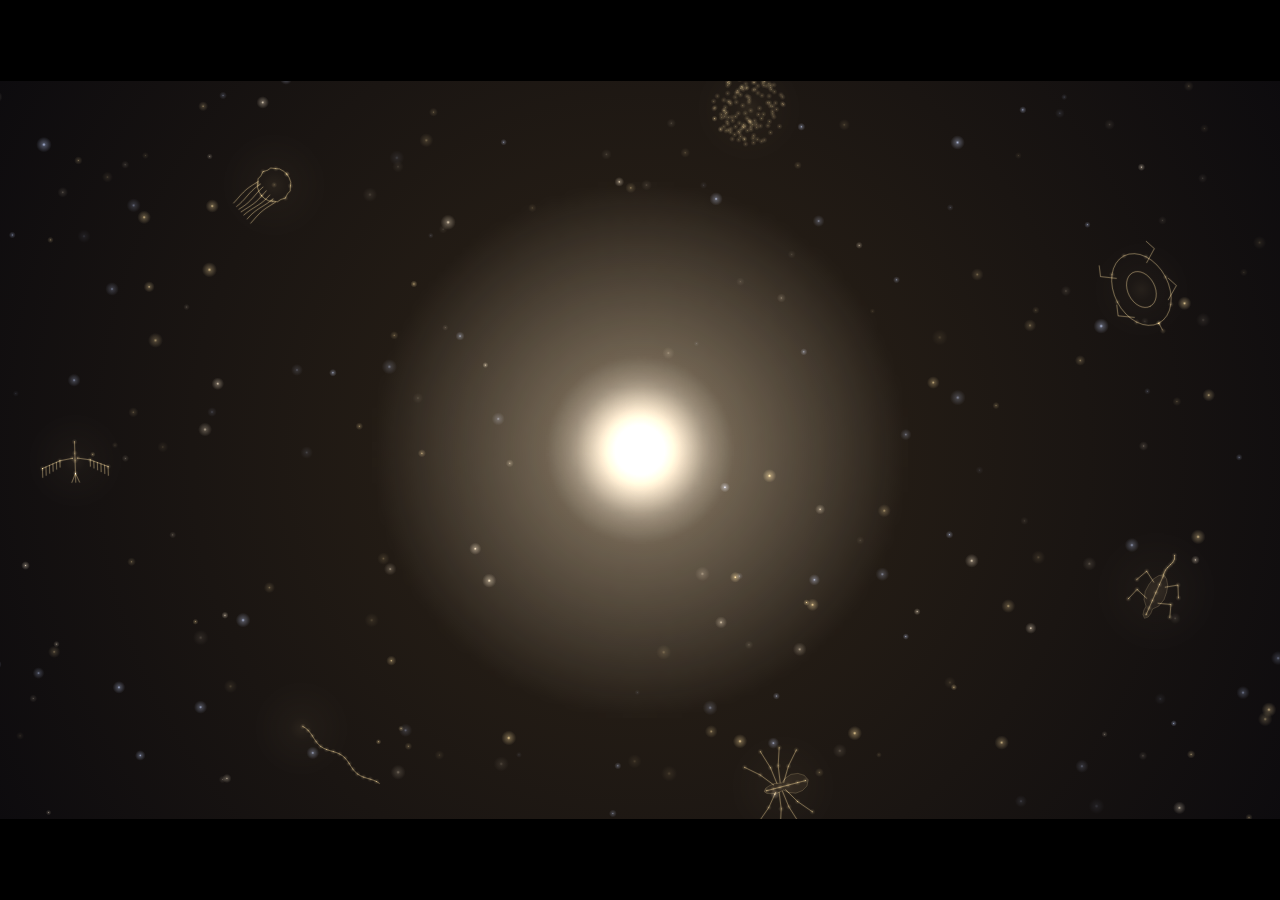
<file: index.html>
<!DOCTYPE html>
<html lang="fr">
<head>
  <meta charset="UTF-8">
  <meta name="viewport" content="width=device-width, initial-scale=1, viewport-fit=cover, user-scalable=no">
  <meta name="theme-color" content="#000000">
  <title>Le Vide</title>
  <link rel="stylesheet" href="style.css">
</head>
<body class="launching">
  <canvas id="view"></canvas>
  <div id="vignette" aria-hidden="true"></div>

  <div id="intro" class="hidden" aria-hidden="true">
    <div class="title">le vide</div>
    <div class="hint">
      <span class="for-mouse">maintiens le clic pour te déplacer</span>
      <span class="for-touch">maintiens le doigt pour te déplacer</span>
    </div>
  </div>

  <div id="hud" class="hidden">
    <div id="light"><span class="glyph">✦</span><span id="light-amount">0</span></div>
    <div id="light-rate"><span id="rate-amount">0,0</span> / s<span id="place"></span></div>
    <div id="echoes" class="hidden"><span class="glyph">◆</span><span id="echo-amount">0</span></div>
    <div id="memories" class="hidden"><span class="glyph">✧</span><span id="memory-amount">0</span></div>
    <div id="war" class="hidden"></div>
  </div>

  <div id="boss" class="hidden" aria-live="polite">
    <div class="boss-name" id="boss-name"></div>
    <div class="boss-seals" id="boss-seals"></div>
    <div class="boss-stagger"><span id="boss-stagger"></span></div>
  </div>

  <div id="orders" class="hidden" role="group" aria-label="Ordres de l’armée">
    <span class="orders-label">armée</span>
    <button type="button" data-posture="garde" title="Garder le territoire (G)">garder</button>
    <button type="button" data-posture="escorte" title="Escorter ta lumière (E)">escorter</button>
    <button type="button" data-posture="chasse" title="Chasser les ombres au loin (C)">chasser</button>
    <button type="button" data-posture="siege" class="hidden" title="Assiéger la base d’ombre ou le colosse le plus proche (B)">assiéger</button>
  </div>

  <button id="pulse-btn" class="hidden" type="button" aria-label="Pulsation (Espace)">
    <svg viewBox="0 0 64 64" aria-hidden="true">
      <circle class="track" cx="32" cy="32" r="29"></circle>
      <circle class="ring" id="pulse-ring" cx="32" cy="32" r="29"></circle>
    </svg>
    <span class="core"></span>
    <span class="key">espace</span>
  </button>

  <!-- Capacités de la lumière : un bouton chacune, au-dessus de la pulsation, dès qu'elle est acquise. -->
  <div id="abilities">
    <button type="button" class="ability hidden" data-ability="dash" title="Ruée (Maj)" aria-label="Ruée (Maj)">»</button>
    <button type="button" class="ability hidden" data-ability="beacon" title="Fanal (F)" aria-label="Fanal (F)">✧</button>
    <button type="button" class="ability hidden" data-ability="recall" title="Retour (R)" aria-label="Retour (R)">⌂</button>
  </div>

  <aside id="shop" class="hidden" aria-label="Achats">
    <nav id="shop-tabs"></nav>
    <!-- Dans un village : sa fiche (type, sous-faction à changer d'un geste, ce qui le limite). -->
    <section id="fiche" class="sheet" hidden>
      <div class="sheet-title" id="fiche-name"></div>
      <div class="chips" id="fiche-factions"></div>
      <div class="sheet-info" id="fiche-info"></div>
    </section>
    <!-- Hors des villages : une fondation se compose (type, sous-faction), puis se paie. -->
    <section id="composer" class="sheet" hidden>
      <div class="sheet-title">Fonder un village</div>
      <div class="chips" id="compose-types"></div>
      <div class="chips" id="compose-factions"></div>
      <div class="sheet-info" id="compose-info"></div>
      <button type="button" class="item" id="compose-go"><span class="name">Fonder</span><span class="label" id="compose-cost"></span><span class="effect" id="compose-effect"></span></button>
    </section>
    <ol id="shop-list"></ol>
  </aside>

  <div id="toast" aria-live="polite"></div>

  <div id="zone-banner" aria-live="polite">
    <div class="zone-name" id="zone-name"></div>
    <div class="zone-desc" id="zone-desc"></div>
  </div>

  <div id="map" class="overlay" hidden>
    <div class="map-card" role="dialog" aria-label="Carte">
      <div class="map-view">
        <canvas id="map-canvas"></canvas>
        <div id="map-actions" class="map-actions" hidden>
          <div class="map-actions-head"><span id="exp-target"></span><button id="exp-close" type="button" aria-label="Fermer">×</button></div>
          <div class="map-actions-row" id="map-orders" hidden></div>
          <div class="map-actions-row">
            <button id="exp-scouts" type="button">éclaireurs</button>
            <button id="exp-scholars" type="button" hidden>érudits</button>
            <label class="exp-escort"><input id="exp-escort" type="checkbox"> escorte</label>
          </div>
          <div class="map-actions-row" id="exp-colons"></div>
          <div class="map-actions-row" id="exp-sappers"></div>
          <div id="exp-status" class="exp-status"></div>
        </div>
      </div>
      <div id="map-legend" class="map-legend"></div>
      <div class="menu-actions">
        <span class="version">vue stratégique · M, ou zoomer, pour revenir</span>
        <button id="map-close" type="button">fermer</button>
      </div>
    </div>
  </div>

  <button id="map-btn" class="hidden" type="button" aria-label="Carte (M)" title="Carte (M)"><span></span></button>

  <div id="away" class="overlay" hidden>
    <div class="menu-card" role="dialog" aria-label="Pendant ton absence">
      <h2>Pendant ton absence</h2>
      <p class="version" id="away-duration"></p>
      <ul id="away-lines" class="away-lines"></ul>
      <div class="menu-actions">
        <span></span>
        <button id="away-close" type="button">reprendre</button>
      </div>
    </div>
  </div>

  <button id="menu-btn" type="button" aria-label="Menu" aria-expanded="false"><span></span></button>

  <div id="menu" hidden>
    <div class="menu-card" role="dialog" aria-label="Menu">
      <h1>Le Vide</h1>
      <p class="version">version <span id="version"></span></p>

      <dl class="controls">
        <dt>se déplacer</dt><dd>maintenir le clic ou le doigt · ZQSD, WASD ou flèches</dd>
        <dt>pulsation</dt><dd>Espace ou le bouton rond</dd>
        <dt>acheter</dt><dd>clic ou touches 1 à 9 · Tab : onglet suivant</dd>
        <dt>armée</dt><dd>G garder · E escorter · C chasser · B assiéger</dd>
        <dt>carte</dt><dd>M</dd>
        <dt>zoom</dt><dd>molette, deux doigts, + / −</dd>
        <dt>capacités</dt><dd>Maj ruée · F fanal · R retour</dd>
        <dt>expéditions</dt><dd>toucher un point de la carte (le repaire d’un colosse : des érudits pour l’étudier)</dd>
        <dt>tableaux</dt><dd>un toucher, Échap ou Espace pour passer</dd>
        <dt>menu</dt><dd>Échap</dd>
      </dl>

      <div class="sound-row">
        <button id="sound-toggle" type="button">son : activé</button>
        <input id="sound-volume" type="range" min="0" max="1" step="0.05" aria-label="Volume">
      </div>
      <div class="sound-row">
        <button id="shake-toggle" type="button">secousses, éclairs : normaux</button>
        <button id="cinema-toggle" type="button">tableaux : joués</button>
      </div>

      <details class="journal transfer">
        <summary>sauvegarde · exporter, importer</summary>
        <textarea id="transfer-code" rows="3" spellcheck="false" autocomplete="off"
          placeholder="colle ici un code de sauvegarde"></textarea>
        <div class="transfer-row">
          <button id="export-btn" type="button">exporter</button>
          <button id="import-btn" type="button">importer</button>
          <span id="transfer-status" aria-live="polite"></span>
        </div>
      </details>

      <details class="journal">
        <summary id="journal-title">journal</summary>
        <ol id="journal-list"></ol>
      </details>

      <details class="journal" id="tableaux" hidden>
        <summary id="tableaux-title">tableaux</summary>
        <div id="tableaux-list" class="tableaux-list"></div>
      </details>

      <p id="menu-stats" class="menu-stats"></p>
      <p id="save-status" class="save-status"></p>

      <div class="menu-actions">
        <button id="menu-reset" type="button" class="danger">recommencer</button>
        <button id="menu-close" type="button">reprendre</button>
      </div>
    </div>
  </div>

  <!-- Logique pure (testée par tests/run.js) -->
  <!-- Tableaux (cinématiques) : par-dessus tout, le temps qu'ils jouent. -->
  <canvas id="cinema" hidden></canvas>

  <script src="src/core/vide.js"></script>
  <script src="src/core/util.js"></script>
  <script src="src/core/config.js"></script>
  <script src="src/core/state.js"></script>
  <script src="src/core/wallet.js"></script>
  <script src="src/core/catalog.js"></script>
  <script src="src/core/upgrades.js"></script>
  <script src="src/core/stats.js"></script>
  <script src="src/core/economy.js"></script>
  <script src="src/core/territory.js"></script>
  <script src="src/core/villages.js"></script>
  <script src="src/core/factions.js"></script>
  <script src="src/core/zones.js"></script>
  <script src="src/core/buildings.js"></script>
  <script src="src/core/ouvrages.js"></script>
  <script src="src/core/structures.js"></script>
  <script src="src/core/plan.js"></script>
  <script src="src/core/walls.js"></script>
  <script src="src/core/field.js"></script>
  <script src="src/core/garden.js"></script>
  <script src="src/core/species.js"></script>
  <script src="src/core/grid.js"></script>
  <script src="src/core/colony.js"></script>
  <script src="src/core/governors.js"></script>
  <script src="src/core/steward.js"></script>
  <script src="src/core/roads.js"></script>
  <script src="src/core/trade.js"></script>
  <script src="src/core/cities.js"></script>
  <script src="src/core/expeditions.js"></script>
  <script src="src/core/abilities.js"></script>
  <script src="src/core/nests.js"></script>
  <script src="src/core/war.js"></script>
  <script src="src/core/fronts.js"></script>
  <script src="src/core/engines.js"></script>
  <script src="src/core/shadows.js"></script>
  <script src="src/core/combat.js"></script>
  <script src="src/core/creatures.js"></script>
  <script src="src/core/colossi.js"></script>
  <script src="src/core/colossus.js"></script>
  <script src="src/core/beasts.js"></script>
  <script src="src/core/allies.js"></script>
  <script src="src/core/corruption.js"></script>
  <script src="src/core/absence.js"></script>
  <script src="src/core/lore.js"></script>
  <script src="src/core/renaissance.js"></script>
  <script src="src/core/sim.js"></script>
  <script src="src/core/offline.js"></script>
  <script src="src/core/save.js"></script>

  <!-- Navigateur : affichage, contrôles, interface -->
  <script src="src/app/settings.js"></script>
  <script src="src/app/render.js"></script>
  <script src="src/app/draw-territory.js"></script>
  <script src="src/app/draw-roads.js"></script>
  <script src="src/app/draw-colony.js"></script>
  <script src="src/app/draw-structures.js"></script>
  <script src="src/app/draw-walls.js"></script>
  <script src="src/app/draw-creatures.js"></script>
  <script src="src/app/draw-combat.js"></script>
  <script src="src/app/draw-colossus.js"></script>
  <script src="src/app/draw-beasts.js"></script>
  <script src="src/app/draw-abilities.js"></script>
  <script src="src/app/draw-nests.js"></script>
  <script src="src/app/draw-engines.js"></script>
  <script src="src/app/input.js"></script>
  <script src="src/app/ui.js"></script>
  <script src="src/app/storage.js"></script>
  <script src="src/app/menu.js"></script>
  <script src="src/app/away.js"></script>
  <script src="src/app/map.js"></script>
  <script src="src/app/audio.js"></script>
  <script src="src/app/intro.js"></script>
  <script src="src/app/scenes.js"></script>
  <script src="src/app/cinema.js"></script>
  <script src="src/app/main.js"></script>
</body>
</html>
</file>
<file: style.css>
:root {
  --bg: #000;
  --text: rgba(255, 255, 255, 0.82);
  --dim: rgba(255, 255, 255, 0.45);
  --faint: rgba(255, 255, 255, 0.12);
  --light: #e8f4ff;
  --rare: #ffd98a;
}

* { box-sizing: border-box; }

html, body {
  margin: 0;
  height: 100%;
  overflow: hidden;
  background: var(--bg);
  color: var(--text);
  font-family: system-ui, -apple-system, "Segoe UI", sans-serif;
  font-weight: 300;
  letter-spacing: 0.04em;
  user-select: none;
  -webkit-user-select: none;
  -webkit-tap-highlight-color: transparent;
}

.hidden {
  opacity: 0 !important;
  pointer-events: none !important;
}

[hidden] { display: none !important; }

button { font: inherit; letter-spacing: inherit; }

/* --- Ambiance --- */

#vignette {
  position: fixed;
  inset: 0;
  pointer-events: none;
  background: radial-gradient(ellipse at center, transparent 55%, rgba(0, 0, 0, 0.55) 100%);
}

#cinema {
  position: fixed;
  inset: 0;
  width: 100%;
  height: 100%;
  z-index: 1000;
  background: #000;
  cursor: pointer;
  touch-action: none;
}

.tableaux-list {
  display: flex;
  flex-wrap: wrap;
  gap: 6px;
  margin-top: 8px;
}

#intro {
  position: fixed;
  inset: 0;
  text-align: center;
  pointer-events: none;
  transition: opacity 2.5s ease;
}

#intro .title {
  position: absolute;
  left: 0;
  right: 0;
  top: 22%;
  font-size: clamp(1.8rem, 6vw, 3rem);
  font-weight: 200;
  letter-spacing: 0.6em;
  margin-right: -0.6em; /* compense l'espacement après la dernière lettre pour bien centrer */
  color: var(--light);
  opacity: 0.75;
  animation: intro-title 5s ease both;
}

#intro .hint {
  position: absolute;
  left: 0;
  right: 0;
  bottom: 24%;
  font-size: 0.85rem;
  color: var(--dim);
  animation: intro-hint 6s ease both;
}

#intro.returning .hint { display: none; }

/* Pendant l'éveil (animation de lancement), seule la scène compte. */
body.launching > :not(#view):not(#vignette):not(#cinema) {
  opacity: 0 !important;
  pointer-events: none !important;
}
body.launching #intro .title,
body.launching #intro .hint { animation: none; }

/* Pendant une dispersion, l'interface s'efface ; seul le message reste, dans le noir. */
body.dispersing > :not(#view):not(#vignette):not(#toast):not(#cinema) {
  opacity: 0 !important;
  pointer-events: none !important;
  transition: opacity 0.5s ease !important;
}

#intro .for-touch { display: none; }

@media (hover: none) {
  #intro .for-mouse { display: none; }
  #intro .for-touch { display: inline; }
}

@keyframes intro-title {
  from { opacity: 0; letter-spacing: 0.9em; }
  to { opacity: 0.75; }
}

@keyframes intro-hint {
  0%, 45% { opacity: 0; }
  100% { opacity: 1; }
}

/* --- Compteur de lumière --- */

#hud {
  position: fixed;
  top: max(18px, env(safe-area-inset-top));
  left: max(22px, env(safe-area-inset-left));
  pointer-events: none;
  transition: opacity 2.5s ease;
}

#light {
  font-size: 1.7rem;
  color: var(--light);
  text-shadow: 0 0 18px rgba(214, 234, 255, 0.45);
  font-variant-numeric: tabular-nums;
}

#light .glyph {
  font-size: 0.75em;
  margin-right: 0.45em;
  opacity: 0.6;
}

#light-rate {
  margin-top: 2px;
  font-size: 0.8rem;
  color: var(--dim);
  font-variant-numeric: tabular-nums;
}

/* Le village où l'on se trouve, et ses ressources. */
#place:not(:empty)::before { content: ' · '; }
#place .res { margin-left: 0.6em; }

#echoes {
  margin-top: 6px;
  font-size: 1rem;
  color: #c9b4ff;
  text-shadow: 0 0 14px rgba(150, 100, 255, 0.5);
  font-variant-numeric: tabular-nums;
  transition: opacity 2s ease;
}

#memories {
  margin-top: 4px;
  font-size: 1rem;
  color: #ffe2a6;
  text-shadow: 0 0 14px rgba(255, 210, 140, 0.5);
  font-variant-numeric: tabular-nums;
  transition: opacity 2s ease;
}

/* La guerre, une fois ouverte : un mot, discret. */
#war {
  margin-top: 6px;
  font-size: 0.75rem;
  letter-spacing: 0.08em;
  color: #a98be0;
  text-shadow: 0 0 12px rgba(130, 80, 230, 0.5);
  transition: opacity 2s ease;
}

#memories .glyph,
#echoes .glyph {
  font-size: 0.75em;
  margin-right: 0.5em;
  opacity: 0.7;
}

/* --- Combat contre un colosse --- */

#boss {
  position: fixed;
  top: max(16px, env(safe-area-inset-top));
  left: 50%;
  transform: translateX(-50%);
  width: min(320px, calc(100% - 200px));
  text-align: center;
  pointer-events: none;
  transition: opacity 1.5s ease;
}

.boss-name {
  font-size: 0.95rem;
  letter-spacing: 0.35em;
  margin-right: -0.35em;
  color: #ffe2a6;
  text-shadow: 0 0 14px rgba(255, 210, 140, 0.5);
}

.boss-seals {
  margin-top: 4px;
  font-size: 0.8rem;
  letter-spacing: 0.4em;
  color: #ffe2a6;
}

.boss-seals .broken { opacity: 0.25; }
.boss-seals .active { text-shadow: 0 0 8px #ffd98a; }
.boss-seals .veiled { opacity: 0.45; color: #a9b0cf; }

/* Jauge : quand elle est pleine, le colosse plie le genou. */
.boss-stagger {
  height: 2px;
  margin-top: 6px;
  background: rgba(255, 255, 255, 0.1);
  border-radius: 2px;
  overflow: hidden;
}

.boss-stagger span {
  display: block;
  height: 100%;
  width: 0;
  background: #ffe2a6;
  transition: width 0.2s;
}

/* --- Ordres de l'armée --- */

#orders {
  position: fixed;
  top: calc(max(18px, env(safe-area-inset-top)) + 124px);
  left: max(22px, env(safe-area-inset-left));
  display: flex;
  align-items: center;
  gap: 2px;
  font-size: 0.75rem;
  transition: opacity 2s ease;
}

.orders-label {
  margin-right: 6px;
  color: var(--dim);
}

#orders button {
  padding: 3px 8px;
  border: 1px solid transparent;
  border-radius: 999px;
  background: none;
  color: var(--dim);
  cursor: pointer;
}

#orders button:hover { color: var(--text); }
#orders button.active { color: var(--text); border-color: rgba(255, 240, 200, 0.4); }

/* --- Pulsation --- */

#pulse-btn {
  position: fixed;
  left: max(22px, env(safe-area-inset-left));
  bottom: max(22px, env(safe-area-inset-bottom));
  width: 64px;
  height: 64px;
  padding: 0;
  border: 0;
  border-radius: 50%;
  background: rgba(0, 0, 0, 0.5);
  color: var(--dim);
  cursor: pointer;
  transition: opacity 2.5s ease;
}

/* Capacités : de petits boutons ronds, en colonne au-dessus de la pulsation ; la recharge remplit le cercle. */
#abilities {
  position: fixed;
  left: calc(max(22px, env(safe-area-inset-left)) + 11px);
  bottom: calc(max(22px, env(safe-area-inset-bottom)) + 74px);
  display: flex;
  flex-direction: column-reverse;
  gap: 8px;
}

.ability {
  --ready: 1;
  width: 42px;
  height: 42px;
  padding: 0;
  border: 1px solid var(--faint);
  border-radius: 50%;
  background:
    conic-gradient(rgba(214, 234, 255, 0.16) calc(var(--ready) * 360deg), transparent 0),
    rgba(0, 0, 0, 0.5);
  color: var(--dim);
  font-size: 1rem;
  cursor: pointer;
  transition: opacity 1.5s ease, color 0.3s;
}

.ability.hidden,
#orders button.hidden { display: none; }
.ability.ready { color: var(--light); border-color: rgba(214, 234, 255, 0.4); }

#pulse-btn svg {
  position: absolute;
  inset: 0;
  transform: rotate(-90deg);
}

#pulse-btn circle {
  fill: none;
  stroke-width: 1.5;
}

#pulse-btn .track { stroke: var(--faint); }

#pulse-btn .ring {
  stroke: rgba(214, 234, 255, 0.5);
  stroke-dasharray: 182.21;
  stroke-linecap: round;
}

#pulse-btn .core {
  position: absolute;
  inset: 24px;
  border-radius: 50%;
  border: 1px solid rgba(255, 255, 255, 0.2);
  transition: background 0.4s, box-shadow 0.4s, border-color 0.4s;
}

#pulse-btn.ready .ring { stroke: rgba(214, 234, 255, 0.9); }

#pulse-btn.ready .core {
  background: rgba(214, 234, 255, 0.85);
  border-color: transparent;
  box-shadow: 0 0 18px rgba(214, 234, 255, 0.7);
  animation: ready 2.4s ease-in-out infinite;
}

#pulse-btn .key {
  position: absolute;
  top: 100%;
  left: 50%;
  transform: translateX(-50%);
  margin-top: 4px;
  font-size: 0.68rem;
  opacity: 0.35;
}

@keyframes ready {
  50% { box-shadow: 0 0 28px rgba(214, 234, 255, 0.95); }
}

@media (hover: none) {
  #pulse-btn .key { display: none; }
}

/* --- Boutique (améliorations, foyer, êtres…) --- */

#shop {
  position: fixed;
  top: 50%;
  right: max(18px, env(safe-area-inset-right));
  transform: translateY(-50%);
  width: 260px;
  max-height: calc(100% - 140px);
  display: flex;
  flex-direction: column;
  transition: opacity 2.5s ease;
}

#shop-tabs {
  display: flex;
  flex-wrap: wrap;
  gap: 2px;
  margin-bottom: 10px;
}

.tab {
  position: relative;
  padding: 4px 7px;
  border: 0;
  border-bottom: 1px solid transparent;
  background: none;
  color: var(--dim);
  font-size: 0.78rem;
  cursor: pointer;
  transition: color 0.3s, border-color 0.3s;
  animation: reveal 1.6s ease both;
}

.tab:hover { color: var(--text); }
.tab.active { color: var(--light); border-bottom-color: rgba(214, 234, 255, 0.5); }

/* Point discret : un achat est possible dans cet onglet. */
.tab.notify::after {
  position: absolute;
  top: 3px;
  right: 2px;
  width: 4px;
  height: 4px;
  border-radius: 50%;
  background: var(--light);
  box-shadow: 0 0 6px var(--light);
  content: "";
}

#shop-list {
  list-style: none;
  margin: 0 -16px 0 -24px;
  /* Marges pour que la clé clavier (à gauche) et l'éclat d'achat ne soient pas rognés. */
  padding: 8px 16px 8px 24px;
  display: flex;
  flex-direction: column;
  gap: 8px;
  overflow-y: auto;
  scrollbar-width: none;
}

#shop-list li {
  animation: reveal 1.6s ease both;
}

/* Titre d'une section de l'onglet. */
#shop-list li.group {
  margin: 6px 0 -2px 2px;
  font-size: 0.68rem;
  letter-spacing: 0.12em;
  text-transform: uppercase;
  color: var(--dim);
  opacity: 0.7;
}
#shop-list li.group:first-child { margin-top: 0; }

/* Fiche du village, compositeur de fondation. */
.sheet {
  margin-bottom: 10px;
  padding: 10px 12px 12px 14px;
  background: rgba(0, 0, 0, 0.6);
  -webkit-backdrop-filter: blur(3px);
  backdrop-filter: blur(3px);
  border: 1px solid var(--faint);
  border-radius: 10px;
  animation: reveal 1.2s ease both;
}
.sheet-title { color: var(--light); margin-bottom: 8px; }
.sheet-info { margin-top: 8px; font-size: 0.74rem; color: var(--dim); line-height: 1.35; white-space: normal; }
.sheet .item { margin-top: 10px; white-space: normal; }

.chips { display: flex; flex-wrap: wrap; gap: 5px; margin-top: 4px; }
.chip {
  --tint: var(--light);
  padding: 3px 9px;
  border: 1px solid var(--faint);
  border-radius: 999px;
  background: none;
  color: var(--dim);
  font: inherit;
  font-size: 0.74rem;
  cursor: pointer;
  transition: color 0.3s, border-color 0.3s, box-shadow 0.3s;
}
.chip:hover { color: var(--text); }
.chip.active {
  color: var(--tint);
  border-color: var(--tint);
  box-shadow: 0 0 10px -2px var(--tint);
}

.item {
  position: relative;
  width: 100%;
  display: grid;
  grid-template-columns: minmax(0, 1fr) auto; /* (un effet long passe à la ligne au lieu de pousser le prix dehors) */
  grid-template-areas:
    "name label"
    "effect cost";
  gap: 3px 12px;
  padding: 10px 12px 10px 14px;
  text-align: left;
  color: var(--dim);
  background: rgba(0, 0, 0, 0.6);
  -webkit-backdrop-filter: blur(3px);
  backdrop-filter: blur(3px);
  border: 1px solid var(--faint);
  border-radius: 10px;
  white-space: nowrap;
  cursor: pointer;
  transition: color 0.4s, border-color 0.4s, background 0.2s, opacity 0.4s;
}

.item.affordable {
  color: var(--text);
  border-color: rgba(255, 255, 255, 0.32);
}

.item.affordable:hover { background: rgba(28, 30, 34, 0.75); }
.item:not(.affordable) { cursor: default; }
.item.maxed { opacity: 0.45; }
.item.blocked .cost { font-style: italic; opacity: 0.8; }
/* Bloqué : la raison prend la place de l'effet, sur toute la largeur. */
.item.blocked .effect { display: none; }
.item.blocked .cost { grid-column: 1 / -1; text-align: left; white-space: normal; }
.item.bought { animation: bought 0.5s ease; }

.item .name { grid-area: name; }
.item .label { grid-area: label; font-size: 0.75rem; opacity: 0.7; align-self: center; }
.item .effect { grid-area: effect; font-size: 0.78rem; opacity: 0.75; font-variant-numeric: tabular-nums; white-space: normal; }
.item .cost { grid-area: cost; font-size: 0.78rem; text-align: right; font-variant-numeric: tabular-nums; }
.item.affordable .cost { color: var(--light); }

/* Rappel de la touche clavier, inutile sur écran tactile. */
.item .key {
  position: absolute;
  top: 50%;
  left: -20px;
  transform: translateY(-50%);
  font-size: 0.7rem;
  opacity: 0.35;
}

@media (hover: none) {
  .item .key { display: none; }
}

@keyframes reveal {
  from { opacity: 0; transform: translateX(12px); }
  to { opacity: 1; transform: none; }
}

@keyframes bought {
  0% { box-shadow: 0 0 0 0 rgba(214, 234, 255, 0.6); }
  100% { box-shadow: 0 0 0 14px rgba(214, 234, 255, 0); }
}

/* Petit écran : la boutique passe en bas, sur une ligne qui défile. */
@media (max-width: 640px) {
  #shop {
    top: auto;
    bottom: max(12px, env(safe-area-inset-bottom));
    left: 10px;
    right: 10px;
    width: auto;
    transform: none;
  }
  #shop-tabs { margin-bottom: 6px; }
  /* La barre du colosse passe sous le compteur de lumière. */
  #boss {
    top: calc(max(16px, env(safe-area-inset-top)) + 84px);
    width: calc(100% - 40px);
  }
  #shop-list {
    flex-direction: row;
    overflow-x: auto;
    overflow-y: hidden;
    padding: 4px 2px;
    margin: 0;
  }
  #pulse-btn {
    left: auto;
    right: 14px;
    bottom: calc(max(12px, env(safe-area-inset-bottom)) + 112px);
  }
  #abilities {
    left: auto;
    right: 25px;
    bottom: calc(max(12px, env(safe-area-inset-bottom)) + 186px);
  }
  #shop-list li { flex: 0 0 auto; min-width: 150px; }
  #shop-list li.group { display: none; }
  .sheet { margin-bottom: 6px; padding: 8px 10px; }
  .sheet-info { display: none; }
  .item { padding: 8px 10px; }
  @keyframes reveal {
    from { opacity: 0; transform: translateY(10px); }
    to { opacity: 1; transform: none; }
  }
}

/* --- Bannière de zone --- */

#zone-banner {
  position: fixed;
  left: 0;
  right: 0;
  top: 18%;
  text-align: center;
  pointer-events: none;
  opacity: 0;
}

#zone-banner.shown { animation: banner 5s ease both; }

#zone-banner .zone-name {
  font-size: clamp(1.4rem, 4vw, 2.2rem);
  font-weight: 200;
  letter-spacing: 0.45em;
  margin-right: -0.45em;
  color: var(--zone, var(--light));
  text-shadow: 0 0 24px #000;
}

#zone-banner .zone-desc {
  margin-top: 10px;
  font-size: 0.85rem;
  color: var(--dim);
  text-shadow: 0 0 10px #000;
}

@keyframes banner {
  0% { opacity: 0; transform: translateY(6px); }
  15%, 70% { opacity: 1; transform: none; }
  100% { opacity: 0; }
}

/* --- Carte --- */

#map-btn {
  position: fixed;
  top: max(14px, env(safe-area-inset-top));
  right: calc(max(14px, env(safe-area-inset-right)) + 42px);
  width: 40px;
  height: 40px;
  padding: 0;
  border: 0;
  background: none;
  cursor: pointer;
  opacity: 0.35;
  transition: opacity 0.3s;
}

#map-btn:hover { opacity: 0.85; }

/* Un cercle et un point : la carte. */
#map-btn span {
  position: absolute;
  inset: 12px;
  border: 1px solid #fff;
  border-radius: 50%;
}

#map-btn span::after {
  position: absolute;
  top: 50%;
  left: 50%;
  width: 3px;
  height: 3px;
  margin: -1.5px 0 0 -1.5px;
  border-radius: 50%;
  background: #fff;
  content: "";
}

.map-card {
  padding: 16px;
  border: 1px solid var(--faint);
  border-radius: 14px;
  background: #050506;
}

#map-canvas {
  display: block;
  border-radius: 8px;
  cursor: crosshair;
}

/* Expéditions : un petit panneau au bas de la carte, vers le point touché. */
.map-view { position: relative; }

.map-actions {
  position: absolute;
  left: 8px;
  right: 8px;
  bottom: 8px;
  padding: 10px 12px;
  border: 1px solid var(--faint);
  border-radius: 10px;
  background: rgba(5, 5, 6, 0.9);
  font-size: 0.8rem;
}

.map-actions-head {
  display: flex;
  justify-content: space-between;
  align-items: center;
  color: var(--dim);
}

.map-actions-head button {
  border: none;
  background: none;
  color: var(--dim);
  font-size: 1.1rem;
  cursor: pointer;
}

.map-actions-row {
  display: flex;
  flex-wrap: wrap;
  align-items: center;
  gap: 6px 8px;
  margin-top: 8px;
}

.map-actions-row button {
  padding: 4px 10px;
  border: 1px solid var(--faint);
  border-radius: 999px;
  background: none;
  color: var(--text);
  font-size: 0.78rem;
  cursor: pointer;
}

.map-actions-row button:disabled { opacity: 0.35; cursor: default; }
.map-actions-row .label { color: var(--dim); }
.exp-escort { color: var(--dim); }
.exp-escort input { accent-color: #d6eaff; vertical-align: -2px; }
.exp-status { margin-top: 6px; min-height: 1em; color: var(--dim); font-size: 0.75rem; }

.map-legend {
  display: flex;
  flex-wrap: wrap;
  gap: 6px 16px;
  margin-top: 12px;
  font-size: 0.8rem;
  color: var(--dim);
}

.map-legend i {
  display: inline-block;
  width: 8px;
  height: 8px;
  margin-right: 6px;
  border-radius: 50%;
}

/* --- Menu --- */

#menu-btn {
  position: fixed;
  top: max(14px, env(safe-area-inset-top));
  right: max(14px, env(safe-area-inset-right));
  width: 40px;
  height: 40px;
  padding: 0;
  border: 0;
  background: none;
  cursor: pointer;
  opacity: 0.35;
  transition: opacity 0.3s;
}

#menu-btn:hover,
#menu-btn[aria-expanded="true"] { opacity: 0.85; }

/* Trois traits fins dessinés en CSS. */
#menu-btn span,
#menu-btn span::before,
#menu-btn span::after {
  position: absolute;
  left: 11px;
  width: 18px;
  height: 1px;
  background: #fff;
  content: "";
}
#menu-btn span { top: 20px; }
#menu-btn span::before { top: -6px; left: 0; }
#menu-btn span::after { top: 6px; left: 0; }

#menu,
.overlay {
  position: fixed;
  inset: 0;
  display: grid;
  place-items: center;
  padding: 20px;
  background: rgba(0, 0, 0, 0.72);
  overflow-y: auto; /* petit écran : la carte défile au lieu d'être coupée */
  animation: fade 0.3s ease;
}

.menu-card {
  width: min(440px, 100%);
  padding: 28px 28px 22px;
  border: 1px solid var(--faint);
  border-radius: 14px;
  background: #050506;
}

.menu-card h2 {
  margin: 0;
  font-weight: 200;
  font-size: 1.3rem;
  letter-spacing: 0.12em;
  color: var(--light);
}

.away-lines {
  margin: 0;
  padding: 0;
  list-style: none;
  display: flex;
  flex-direction: column;
  gap: 8px;
  font-size: 0.9rem;
}

/* Messages discrets au bas de l'écran. */
#toast {
  position: fixed;
  left: 50%;
  bottom: max(28px, env(safe-area-inset-bottom));
  transform: translate(-50%, 8px);
  max-width: min(520px, calc(100% - 40px));
  text-align: center;
  font-size: 0.9rem;
  color: var(--text);
  text-shadow: 0 0 12px #000, 0 0 4px #000;
  pointer-events: none;
  opacity: 0;
  transition: opacity 0.6s ease, transform 0.6s ease;
}

#toast.shown {
  opacity: 1;
  transform: translate(-50%, 0);
}

@media (max-width: 640px) {
  /* Sur téléphone, le haut est occupé par le compteur et les ordres : messages et bannière plus bas. */
  #toast {
    top: calc(max(14px, env(safe-area-inset-top)) + 172px);
    bottom: auto;
  }
  #zone-banner { top: 34%; }
  #boss { width: calc(100% - 150px); }
}

.menu-card h1 {
  margin: 0;
  font-weight: 200;
  font-size: 1.8rem;
  letter-spacing: 0.2em;
  color: var(--light);
}

.menu-card .version {
  margin: 4px 0 20px;
  font-size: 0.75rem;
  color: var(--dim);
}

.controls {
  display: grid;
  grid-template-columns: auto 1fr;
  gap: 6px 16px;
  margin: 0 0 20px;
  font-size: 0.85rem;
}
.controls dt { color: var(--dim); }
.controls dd { margin: 0; }

.sound-row {
  display: flex;
  align-items: center;
  gap: 14px;
  margin: 0 0 14px;
}

.sound-row button {
  padding: 4px 12px;
  border: 1px solid var(--faint);
  border-radius: 999px;
  background: none;
  color: var(--text);
  font-size: 0.8rem;
  cursor: pointer;
}

.sound-row input { flex: 1; accent-color: #d6eaff; }

.transfer textarea {
  display: block;
  width: 100%;
  margin: 10px 0 8px;
  padding: 8px 10px;
  border: 1px solid var(--faint);
  border-radius: 8px;
  background: rgba(255, 255, 255, 0.03);
  color: var(--text);
  font: 0.72rem/1.4 ui-monospace, monospace;
  word-break: break-all;
  resize: vertical;
}

.transfer-row {
  display: flex;
  align-items: center;
  gap: 10px;
}

.transfer-row button {
  padding: 4px 12px;
  border: 1px solid var(--faint);
  border-radius: 999px;
  background: none;
  color: var(--text);
  font-size: 0.8rem;
  cursor: pointer;
}

#transfer-status { font-size: 0.75rem; color: var(--dim); }

.journal {
  margin: 0 0 16px;
  font-size: 0.85rem;
}

.journal summary {
  cursor: pointer;
  color: var(--dim);
}

.journal ol {
  max-height: 180px;
  overflow-y: auto;
  margin: 10px 0 0;
  padding: 0 0 0 4px;
  list-style: none;
  display: flex;
  flex-direction: column;
  gap: 8px;
  font-style: italic;
  color: #ffe9c2;
}

/* Fragments du récit : en italique, dorés, plus longtemps à l'écran. */
#toast.lore {
  font-style: italic;
  color: #ffe9c2;
  font-size: 0.95rem;
}

.menu-stats,
.save-status {
  margin: 0 0 6px;
  font-size: 0.8rem;
  color: var(--dim);
}

.menu-actions {
  display: flex;
  justify-content: space-between;
  gap: 12px;
  margin-top: 22px;
}

.menu-actions button {
  padding: 9px 18px;
  border: 1px solid rgba(255, 255, 255, 0.3);
  border-radius: 999px;
  background: none;
  color: var(--text);
  cursor: pointer;
  transition: background 0.2s;
}
.menu-actions button:hover { background: rgba(255, 255, 255, 0.08); }
.menu-actions .danger { border-color: rgba(255, 140, 140, 0.3); color: rgba(255, 180, 180, 0.8); }

@keyframes fade {
  from { opacity: 0; }
}

#view {
  position: fixed;
  inset: 0;
  width: 100%;
  height: 100%;
  display: block;
  touch-action: none;
  cursor: crosshair;
}
</file>
